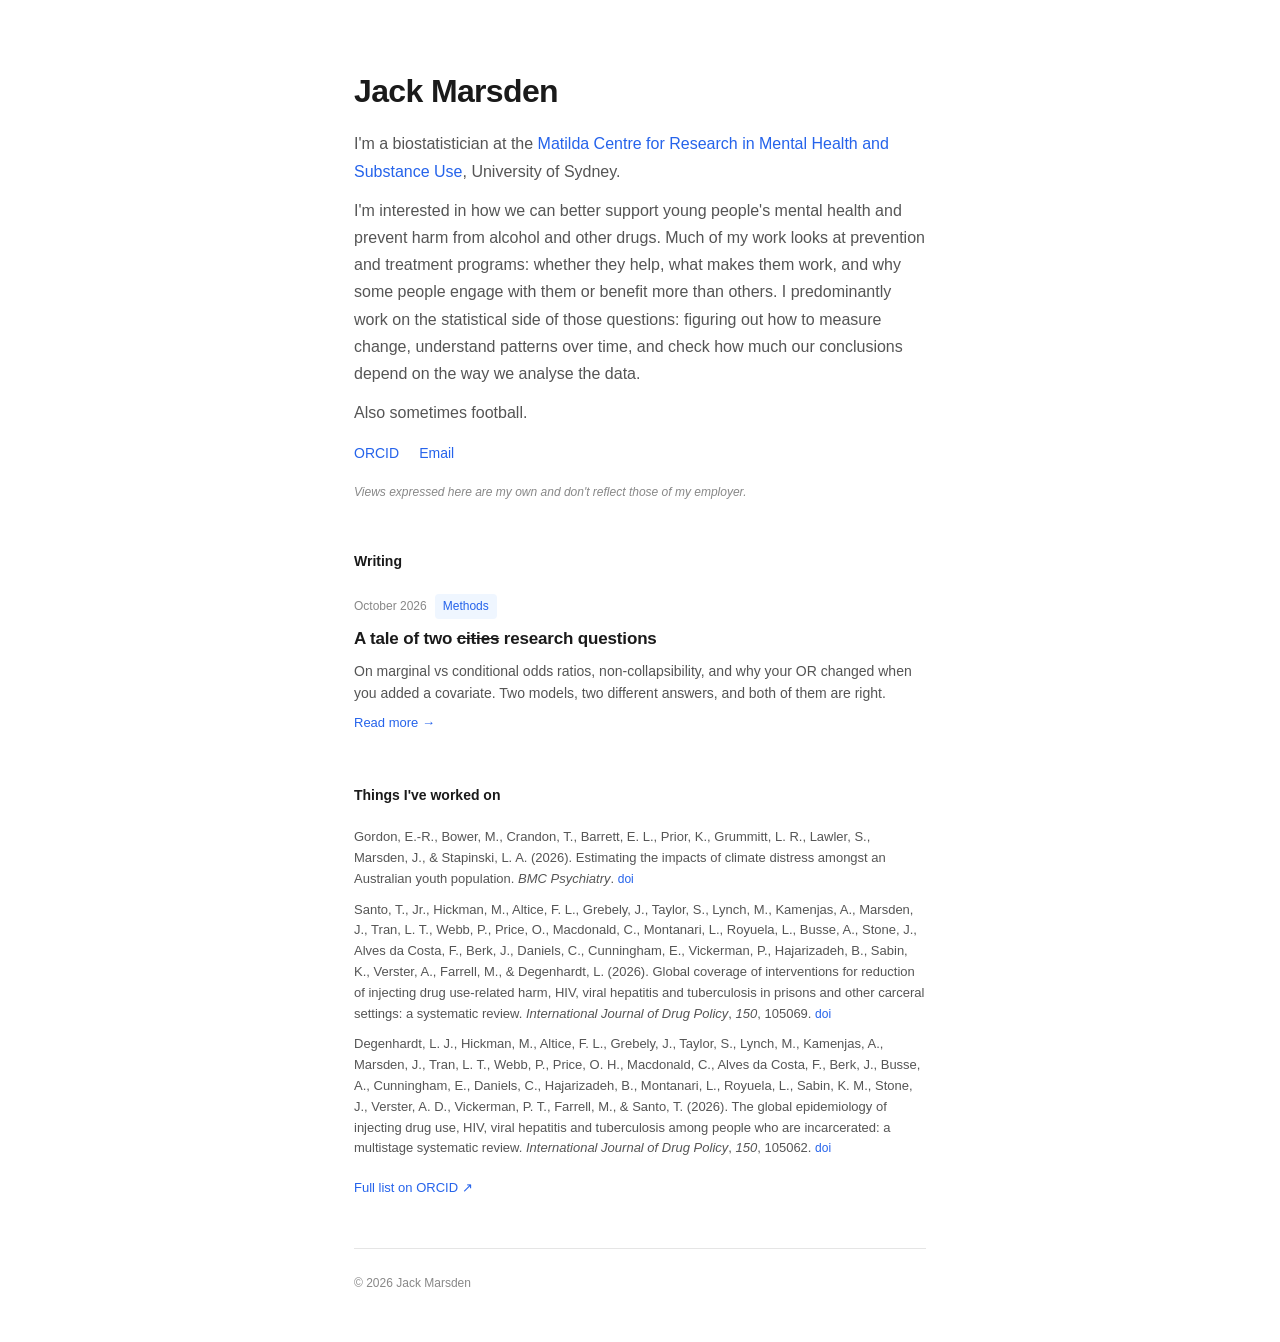
<file: index.html>
<!DOCTYPE html>
<html lang="en">
<head>
  <meta charset="utf-8">
  <meta name="viewport" content="width=device-width, initial-scale=1">
  <title>Jack Marsden</title>
  <meta name="description" content="Biostatistician at the Matilda Centre for Research in Mental Health and Substance Use, University of Sydney.">
  <link rel="stylesheet" href="css/style.css">
</head>
<body>

<div class="site">

  <header class="site-header">
    <h1>Jack Marsden</h1>
    <div class="bio">
      <p>I'm a biostatistician at the <a href="https://www.sydney.edu.au/matilda-centre/" style="color: var(--accent); text-decoration: none;">Matilda Centre for Research in Mental Health and Substance Use</a>, University of Sydney.</p>
      <p>I'm interested in how we can better support young people's mental health and prevent harm from alcohol and other drugs. Much of my work looks at prevention and treatment programs: whether they help, what makes them work, and why some people engage with them or benefit more than others. I predominantly work on the statistical side of those questions: figuring out how to measure change, understand patterns over time, and check how much our conclusions depend on the way we analyse the data.</p>
      <p>Also sometimes football.</p>
    </div>
    <nav class="links">
      <a href="https://orcid.org/0009-0005-6355-6780">ORCID</a>
      <a href="mailto:jack.marsden@sydney.edu.au">Email</a>
    </nav>
    <p class="disclaimer">Views expressed here are my own and don't reflect those of my employer.</p>
  </header>

  <section class="section">
    <h2 class="section-title">Writing</h2>
    <article class="post">
      <div class="post-meta">
        <span class="post-date">October 2026</span>
        <span class="post-tag">Methods</span>
      </div>
      <h3 class="post-title"><a href="posts/marginal-vs-conditional.html">A tale of two <s>cities</s> research questions</a></h3>
      <p class="post-excerpt">On marginal vs conditional odds ratios, non-collapsibility, and why your OR changed when you added a covariate. Two models, two different answers, and both of them are right.</p>
      <a class="read-more" href="posts/marginal-vs-conditional.html">Read more &rarr;</a>
    </article>

    <!--
    To add a post, copy posts/_template.html, fill it in, and add an entry here
    following the pattern above.
    -->
  </section>

  <section class="section">
    <h2 class="section-title">Things I've worked on</h2>
    <div class="pub">
      Gordon, E.-R., Bower, M., Crandon, T., Barrett, E. L., Prior, K., Grummitt, L. R., Lawler, S., Marsden, J., &amp; Stapinski, L. A. (2026). Estimating the impacts of climate distress amongst an Australian youth population. <em>BMC Psychiatry</em>.
      <a href="https://doi.org/10.1186/s12888-026-08479-y">doi</a>
    </div>
    <div class="pub">
      Santo, T., Jr., Hickman, M., Altice, F. L., Grebely, J., Taylor, S., Lynch, M., Kamenjas, A., Marsden, J., Tran, L. T., Webb, P., Price, O., Macdonald, C., Montanari, L., Royuela, L., Busse, A., Stone, J., Alves da Costa, F., Berk, J., Daniels, C., Cunningham, E., Vickerman, P., Hajarizadeh, B., Sabin, K., Verster, A., Farrell, M., &amp; Degenhardt, L. (2026). Global coverage of interventions for reduction of injecting drug use-related harm, HIV, viral hepatitis and tuberculosis in prisons and other carceral settings: a systematic review. <em>International Journal of Drug Policy</em>, <em>150</em>, 105069.
      <a href="https://doi.org/10.1016/j.drugpo.2025.105069">doi</a>
    </div>
    <div class="pub">
      Degenhardt, L. J., Hickman, M., Altice, F. L., Grebely, J., Taylor, S., Lynch, M., Kamenjas, A., Marsden, J., Tran, L. T., Webb, P., Price, O. H., Macdonald, C., Alves da Costa, F., Berk, J., Busse, A., Cunningham, E., Daniels, C., Hajarizadeh, B., Montanari, L., Royuela, L., Sabin, K. M., Stone, J., Verster, A. D., Vickerman, P. T., Farrell, M., &amp; Santo, T. (2026). The global epidemiology of injecting drug use, HIV, viral hepatitis and tuberculosis among people who are incarcerated: a multistage systematic review. <em>International Journal of Drug Policy</em>, <em>150</em>, 105062.
      <a href="https://doi.org/10.1016/j.drugpo.2025.105062">doi</a>
    </div>
    <a class="scholar-link" href="https://orcid.org/0009-0005-6355-6780">Full list on ORCID &nearr;</a>
  </section>

  <footer class="site-footer">
    &copy; 2026 Jack Marsden
  </footer>

</div>

</body>
</html>
</file>
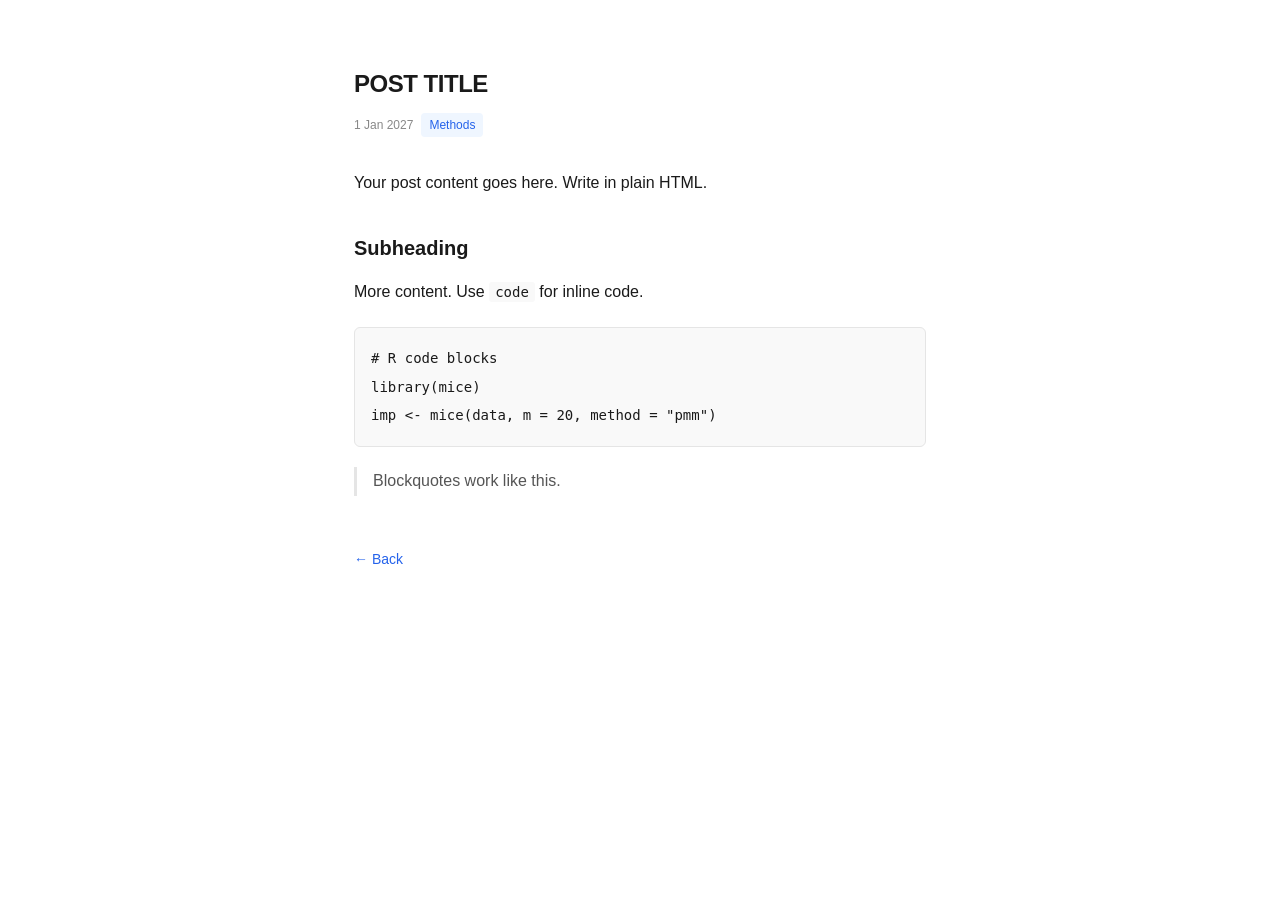
<file: posts/_template.html>
<!DOCTYPE html>
<html lang="en">
<head>
  <meta charset="utf-8">
  <meta name="viewport" content="width=device-width, initial-scale=1">
  <title>POST TITLE — Jack Marsden</title>
  <meta name="description" content="POST DESCRIPTION">
  <link rel="stylesheet" href="../css/style.css">
</head>
<body>

<div class="site">

  <div class="post-page-header">
    <h1>POST TITLE</h1>
    <div class="post-meta">
      <span class="post-date">1 Jan 2027</span>
      <span class="post-tag">Methods</span>
    </div>
  </div>

  <div class="post-content">
    <p>Your post content goes here. Write in plain HTML.</p>

    <h2>Subheading</h2>
    <p>More content. Use <code>code</code> for inline code.</p>

    <pre><code># R code blocks
library(mice)
imp <- mice(data, m = 20, method = "pmm")</code></pre>

    <blockquote>
      <p>Blockquotes work like this.</p>
    </blockquote>
  </div>

  <a class="back-link" href="../">&larr; Back</a>

</div>

</body>
</html>
</file>
<file: css/style.css>
:root {
  --text: #1a1a1a;
  --text-secondary: #555;
  --text-muted: #888;
  --accent: #2563eb;
  --accent-bg: #eff6ff;
  --border: #e5e5e5;
  --bg: #fff;
  --surface: #f9f9f9;
}

@media (prefers-color-scheme: dark) {
  :root {
    --text: #e5e5e5;
    --text-secondary: #aaa;
    --text-muted: #777;
    --accent: #60a5fa;
    --accent-bg: #1e293b;
    --border: #333;
    --bg: #111;
    --surface: #1a1a1a;
  }
}

* { margin: 0; padding: 0; box-sizing: border-box; }

body {
  font-family: -apple-system, BlinkMacSystemFont, "Segoe UI", Roboto, "Helvetica Neue", sans-serif;
  color: var(--text);
  background: var(--bg);
  line-height: 1.7;
  -webkit-font-smoothing: antialiased;
}

.site {
  max-width: 620px;
  margin: 0 auto;
  padding: 4rem 1.5rem 3rem;
}

/* header */
.site-header { margin-bottom: 3rem; }

.site-header h1 {
  font-size: 2rem;
  font-weight: 600;
  margin-bottom: 0.75rem;
  letter-spacing: -0.02em;
}

.site-header .bio {
  font-size: 1rem;
  color: var(--text-secondary);
  margin-bottom: 1rem;
}

.site-header .bio p { margin-bottom: 0.75rem; }
.site-header .bio p:last-child { margin-bottom: 0; }

.links {
  display: flex;
  flex-wrap: wrap;
  gap: 1.25rem;
  font-size: 0.875rem;
}

.links a {
  color: var(--accent);
  text-decoration: none;
}

.links a:hover { text-decoration: underline; }

.disclaimer {
  font-size: 0.75rem;
  color: var(--text-muted);
  margin-top: 1rem;
  font-style: italic;
}

/* sections */
.section {
  margin-bottom: 3rem;
}

.section-title {
  font-size: 0.875rem;
  font-weight: 600;
  margin-bottom: 1.25rem;
}

/* post list */
.post {
  padding-bottom: 1.5rem;
  margin-bottom: 1.5rem;
  border-bottom: 1px solid var(--border);
}

.post:last-child {
  border-bottom: none;
  margin-bottom: 0;
  padding-bottom: 0;
}

.post-meta {
  display: flex;
  align-items: center;
  gap: 0.5rem;
  margin-bottom: 0.375rem;
}

.post-date {
  font-size: 0.75rem;
  color: var(--text-muted);
}

.post-tag {
  font-size: 0.75rem;
  padding: 0.125rem 0.5rem;
  border-radius: 4px;
  background: var(--accent-bg);
  color: var(--accent);
}

.post-tag.neutral {
  background: var(--surface);
  color: var(--text-secondary);
}

.post-title {
  font-size: 1.0625rem;
  font-weight: 600;
  margin-bottom: 0.375rem;
  letter-spacing: -0.01em;
}

.post-title a {
  color: var(--text);
  text-decoration: none;
}

.post-title a:hover { color: var(--accent); }

.post-excerpt {
  font-size: 0.875rem;
  color: var(--text-secondary);
  line-height: 1.6;
}

.read-more {
  font-size: 0.8125rem;
  color: var(--accent);
  text-decoration: none;
  display: inline-block;
  margin-top: 0.5rem;
}

.read-more:hover { text-decoration: underline; }

.all-posts {
  font-size: 0.8125rem;
  color: var(--accent);
  text-decoration: none;
  display: inline-block;
  margin-top: 0.5rem;
}

/* publications */
.pub {
  font-size: 0.8125rem;
  color: var(--text-secondary);
  margin-bottom: 0.625rem;
  line-height: 1.6;
}

.pub em { font-style: italic; }

.pub a {
  color: var(--accent);
  text-decoration: none;
  font-size: 0.75rem;
}

.pub a:hover { text-decoration: underline; }

.scholar-link {
  font-size: 0.8125rem;
  color: var(--accent);
  text-decoration: none;
  margin-top: 0.5rem;
  display: inline-block;
}

/* software */
.tool {
  display: flex;
  align-items: baseline;
  gap: 0.5rem;
  margin-bottom: 0.5rem;
  font-size: 0.875rem;
}

.tool-name {
  font-weight: 600;
  color: var(--text);
}

.tool-desc {
  color: var(--text-secondary);
  font-size: 0.8125rem;
}

/* footer */
.site-footer {
  margin-top: 3rem;
  padding-top: 1.5rem;
  border-top: 1px solid var(--border);
  font-size: 0.75rem;
  color: var(--text-muted);
}

/* post page */
.post-page-header {
  margin-bottom: 2rem;
}

.post-page-header h1 {
  font-size: 1.5rem;
  font-weight: 600;
  letter-spacing: -0.02em;
  margin-bottom: 0.5rem;
}

.post-page-header .post-meta {
  margin-bottom: 0;
}

.post-content {
  font-size: 1rem;
  color: var(--text);
  line-height: 1.8;
}

.post-content p { margin-bottom: 1.25rem; }

.post-content h2 {
  font-size: 1.25rem;
  font-weight: 600;
  margin-top: 2rem;
  margin-bottom: 0.75rem;
}

.post-content h3 {
  font-size: 1.0625rem;
  font-weight: 600;
  margin-top: 1.5rem;
  margin-bottom: 0.5rem;
}

.post-content code {
  font-family: "SF Mono", "Fira Code", "Fira Mono", Menlo, monospace;
  font-size: 0.875em;
  background: var(--surface);
  padding: 0.125rem 0.375rem;
  border-radius: 3px;
}

.post-content pre {
  background: var(--surface);
  border: 1px solid var(--border);
  border-radius: 6px;
  padding: 1rem;
  overflow-x: auto;
  margin-bottom: 1.25rem;
}

.post-content pre code {
  background: none;
  padding: 0;
}

.post-content blockquote {
  border-left: 3px solid var(--border);
  padding-left: 1rem;
  color: var(--text-secondary);
  margin-bottom: 1.25rem;
}

.post-content ul, .post-content ol {
  margin-bottom: 1.25rem;
  padding-left: 1.5rem;
}

.post-content li { margin-bottom: 0.375rem; }

.post-content table {
  width: 100%;
  border-collapse: collapse;
  font-size: 0.875rem;
  margin-bottom: 1.25rem;
}

.post-content th, .post-content td {
  padding: 0.5rem 0.75rem;
  border: 1px solid var(--border);
  text-align: left;
}

.post-content th {
  font-weight: 600;
  background: var(--surface);
}

.post-content figure {
  margin: 1.5rem 0;
}

.post-content figure img {
  display: block;
  max-width: 100%;
  height: auto;
}

.post-content s {
  text-decoration: line-through;
  color: var(--text-muted);
}

.back-link {
  font-size: 0.875rem;
  color: var(--accent);
  text-decoration: none;
  display: inline-block;
  margin-top: 2rem;
}

.back-link:hover { text-decoration: underline; }

/* empty state */
.empty-state {
  font-size: 0.875rem;
  color: var(--text-muted);
  font-style: italic;
}

@media (max-width: 640px) {
  .site { padding: 2.5rem 1rem 2rem; }
  .site-header h1 { font-size: 1.625rem; }
}
</file>
